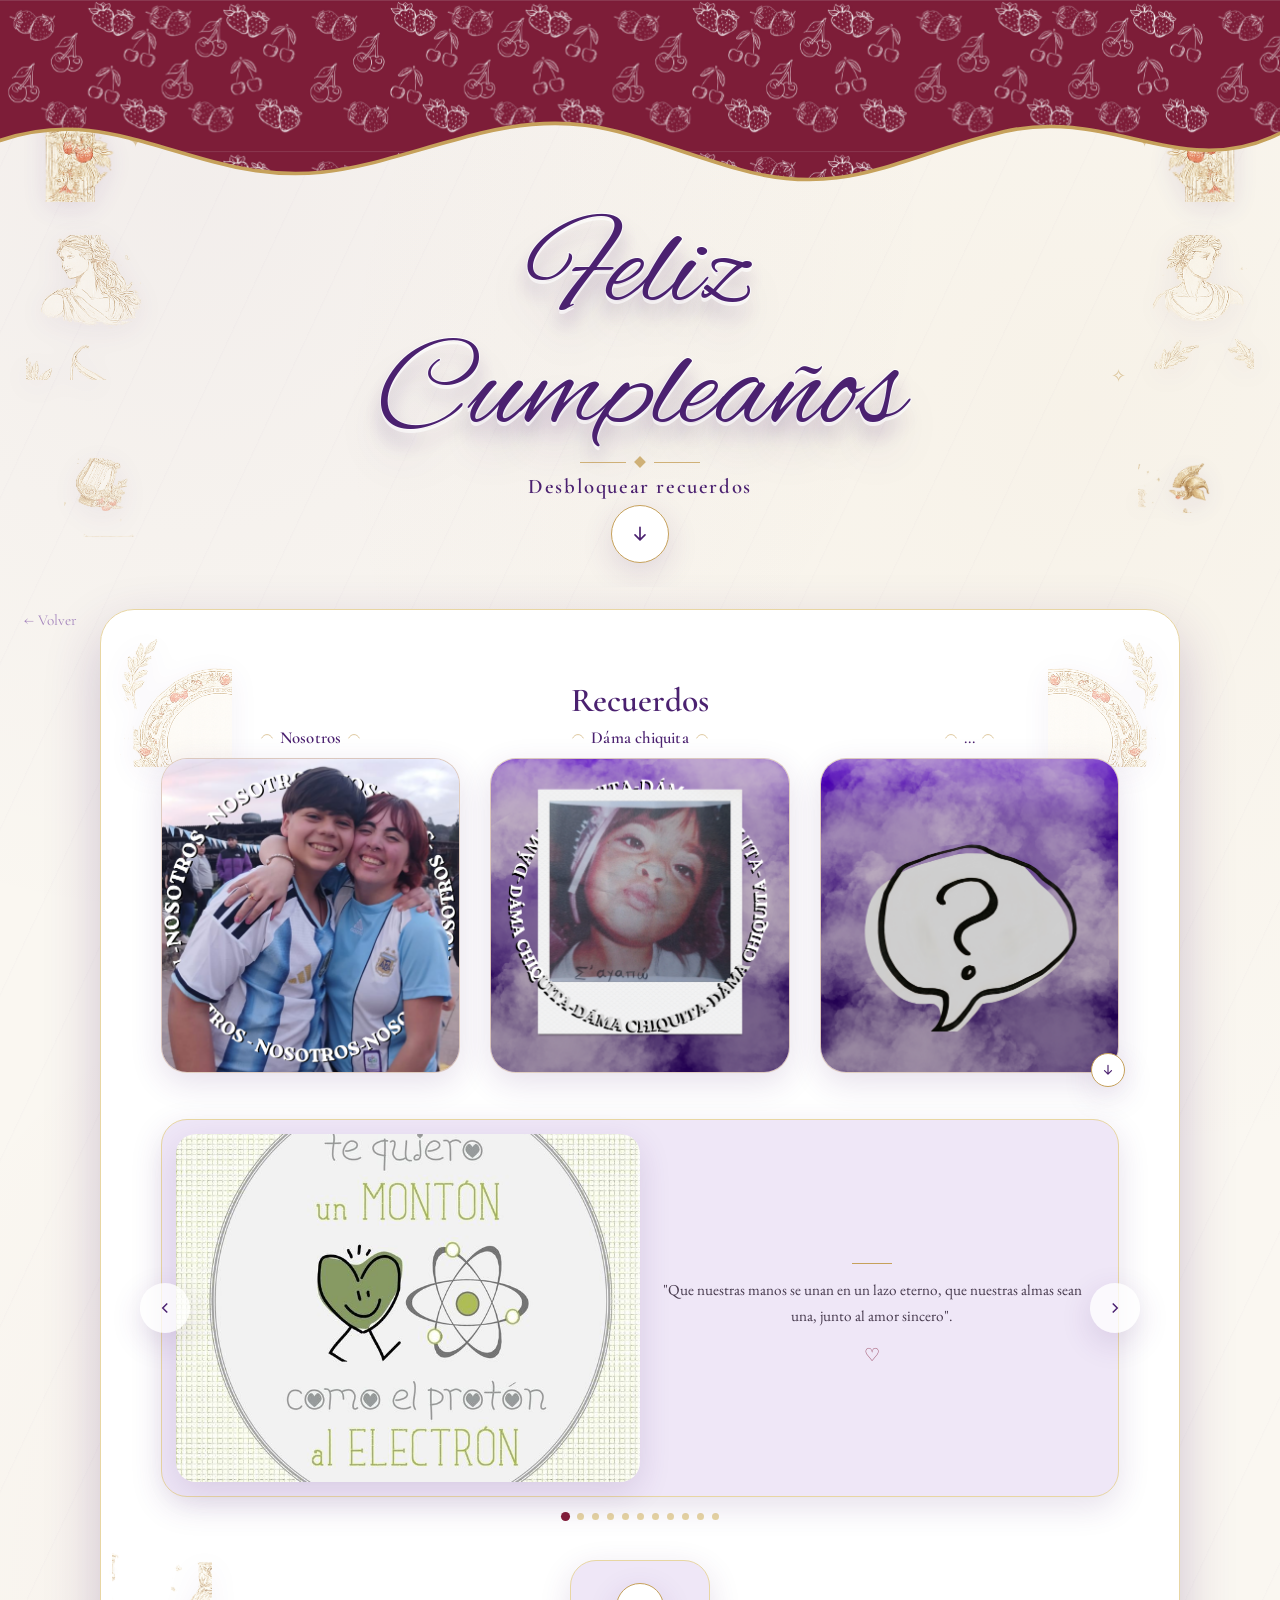
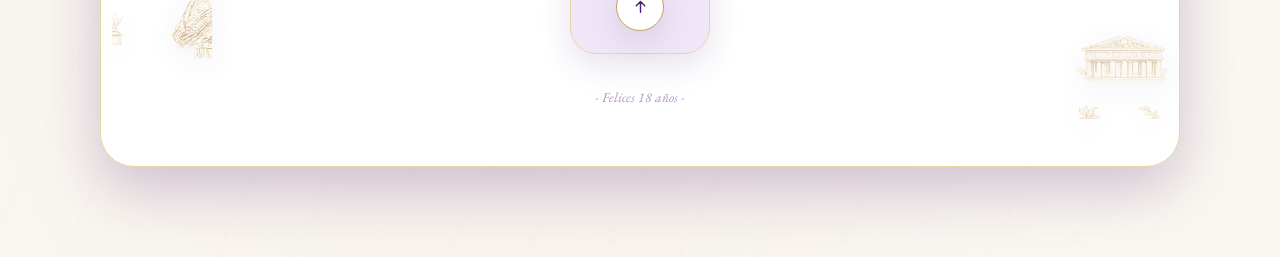
<file: index.html>
<!DOCTYPE html>
<html lang="es">
<head>
<meta charset="UTF-8" />
<meta name="viewport" content="width=device-width, initial-scale=1.0" />
<title>Feliz Cumpleaños</title>

<link rel="preconnect" href="https://fonts.googleapis.com" />
<link rel="preconnect" href="https://fonts.gstatic.com" crossorigin />
<link
  href="https://fonts.googleapis.com/css2?family=Alex+Brush&family=Cormorant+Garamond:wght@400;500;600;700&family=EB+Garamond:ital,wght@0,400;0,500;1,400&display=swap"
  rel="stylesheet"
/>
<link rel="stylesheet" href="styles.css" />
</head>
<body>

  <!-- Ícono decorativo reutilizado por la diapositiva de cierre del carrusel destacado -->
  <svg style="display:none" aria-hidden="true">
    <defs>
      <symbol id="icon-destacada-cierre" viewBox="0 0 100 100">
        <path d="M50 82 C20 62 8 44 8 28 C8 14 19 5 31 5 C40 5 47 10 50 18 C53 10 60 5 69 5 C81 5 92 14 92 28 C92 44 80 62 50 82 Z"
              fill="none" stroke="#f2ece0" stroke-width="3.2" stroke-linejoin="round" />
        <path d="M50 14 L52 20 L58 21 L53 25 L55 31 L50 27.5 L45 31 L47 25 L42 21 L48 20 Z" fill="#c6a15b" />
      </symbol>
    </defs>
  </svg>

  <!-- ============================================================
       PORTADA / HERO
  ============================================================ -->
  <header class="hero" id="hero">

    <!-- Decoraciones griegas doradas -->
    <div class="bg-decorations">
      <img class="deco-img flota" style="top:9%; left:3%; width:12%; max-width:80px; --rot:-2deg;" src="assets/deco/ionic_column.png" alt="" />
      <img class="deco-img flota-lenta" style="top:9%; right:3%; width:12%; max-width:80px; --rot:2deg; transform:scaleX(-1);" src="assets/deco/ionic_column.png" alt="" />
      <img class="deco-img sutil flota" style="top:40%; left:2%; width:18%; max-width:130px;" src="assets/deco/bust_female_laurel.png" alt="" />
      <img class="deco-img sutil flota-lenta" style="top:40%; right:2%; width:16%; max-width:118px;" src="assets/deco/bust_male_laurel.png" alt="" />
      <img class="deco-img flota" style="top:78%; right:5%; width:11%; max-width:78px;" src="assets/deco/helmet_gold.png" alt="" />
      <img class="deco-img sutil flota-lenta" style="top:78%; left:5%; width:10%; max-width:74px;" src="assets/deco/lyre_berries.png" alt="" />
      <span class="estrella" style="top:22%; left:10%;">✦</span>
      <span class="estrella" style="top:62%; right:12%; animation-delay:1.2s;">✧</span>
      <span class="estrella" style="top:22%; right:10%; animation-delay:2.1s;">✦</span>
    </div>

    <!-- Franja cereza ondulada con patrón de cerezas/frutillas + línea dorada -->
    <div class="hero-band" aria-hidden="true">
      <svg viewBox="0 0 1440 260" preserveAspectRatio="none">
        <defs>
          <pattern id="patronFrutas" patternUnits="userSpaceOnUse" width="340" height="170" x="0" y="0">
            <image href="assets/fruit-pattern.jpg" x="0" y="0" width="340" height="170" preserveAspectRatio="xMidYMid slice" />
          </pattern>
        </defs>
        <path class="patron" fill="url(#patronFrutas)" d="M0,0 L1440,0 L1440,150
          C1330,205 1250,120 1130,148
          C1010,176 950,225 830,190
          C710,155 660,120 540,150
          C420,180 360,215 240,182
          C150,158 90,128 0,158 Z" />
        <path class="linea-oro" d="M1440,150
          C1330,205 1250,120 1130,148
          C1010,176 950,225 830,190
          C710,155 660,120 540,150
          C420,180 360,215 240,182
          C150,158 90,128 0,158" />
      </svg>
    </div>

    <div class="hero-content">
      <h1 class="hero-title">Feliz<br />Cumpleaños</h1>

      <div class="ornamento-divisor"><span></span><span class="rombo"></span><span></span></div>

      <button class="unlock-btn" id="unlockBtn" type="button">
        <span class="etiqueta">Desbloquear recuerdos</span>
        <span class="circulo">
          <svg viewBox="0 0 24 24"><path d="M12 4v14M6 13l6 6 6-6" stroke-linecap="round" stroke-linejoin="round"/></svg>
        </span>
      </button>
    </div>
  </header>

  <!-- ============================================================
       SECCIÓN DE RECUERDOS
  ============================================================ -->
  <section class="memories" id="memories">
    <button class="back-btn" id="backBtn" type="button">← Volver</button>

    <div class="recuerdos-card">

      <div class="bg-decorations">
        <img class="deco-img sutil" style="top:2%; left:1%; width:18%; max-width:120px;" src="assets/deco/laurel_open_branches.png" alt="" />
        <img class="deco-img sutil" style="top:2%; right:1%; width:18%; max-width:120px; transform:scaleX(-1);" src="assets/deco/laurel_open_branches.png" alt="" />
        <img class="deco-img sutil flota-lenta" style="bottom:6%; left:1%; width:14%; max-width:100px;" src="assets/deco/owl_pedestal_1.png" alt="" />
        <img class="deco-img sutil flota-lenta" style="bottom:4%; right:1%; width:13%; max-width:95px;" src="assets/deco/temple_2.png" alt="" />
      </div>

      <h2 class="memories-title">Recuerdos</h2>

      <div class="cards-grid">

        <!-- Tarjeta 1 -->
        <a class="memory-card" href="nosotros.html">
          <p class="memory-card__titulo">
            <svg viewBox="0 0 24 24"><path d="M3 12c4-8 14-8 18 0" stroke-linecap="round"/></svg>
            Nosotros
            <svg viewBox="0 0 24 24" style="transform:scaleX(-1);"><path d="M3 12c4-8 14-8 18 0" stroke-linecap="round"/></svg>
          </p>
          <div class="memory-card__img-wrap">
            <img src="img/nosotros-portada.png" alt="Nosotros" />
          </div>
        </a>

        <!-- Tarjeta 2 -->
        <a class="memory-card" href="dama-chiquita.html">
          <p class="memory-card__titulo">
            <svg viewBox="0 0 24 24"><path d="M3 12c4-8 14-8 18 0" stroke-linecap="round"/></svg>
            Dáma chiquita
            <svg viewBox="0 0 24 24" style="transform:scaleX(-1);"><path d="M3 12c4-8 14-8 18 0" stroke-linecap="round"/></svg>
          </p>
          <div class="memory-card__img-wrap">
            <img src="img/dama-chiquita-portada.png" alt="Dáma chiquita" />
          </div>
        </a>

        <!-- Tarjeta 3 -->
        <div class="memory-card-slot">
          <a class="memory-card" href="proximamente.html">
            <p class="memory-card__titulo">
              <svg viewBox="0 0 24 24"><path d="M3 12c4-8 14-8 18 0" stroke-linecap="round"/></svg>
              ...
              <svg viewBox="0 0 24 24" style="transform:scaleX(-1);"><path d="M3 12c4-8 14-8 18 0" stroke-linecap="round"/></svg>
            </p>
            <div class="memory-card__img-wrap">
              <img src="img/proximamente-portada.png" alt="Próximamente" />
            </div>
          </a>
          <button class="acceso-atardeceres" id="btnAccesoAtardeceres" type="button" aria-label="Ir directamente a Atardeceres que se quedan">
            <svg viewBox="0 0 24 24"><path d="M12 4v14M6 13l6 6 6-6" stroke-linecap="round" stroke-linejoin="round"/></svg>
          </button>
        </div>
      </div>

      <!-- Tarjeta destacada con carrusel -->
      <div class="destacada" id="destacadaHome">
        <button class="flecha-circular flecha-circular--izq" aria-label="Anterior">
          <svg viewBox="0 0 24 24"><polyline points="15 18 9 12 15 6" /></svg>
        </button>

        <div class="destacada__img-wrap" id="destacadaMediaWrap">
          <img id="destacadaImg" src="img/destacada/recuerdo-1.jpg" alt="" />
        </div>

        <div class="destacada__texto">
          <h3 id="destacadaTitulo"></h3>
          <div class="mini-divisor"></div>
          <p id="destacadaDesc">"Que nuestras manos se unan en un lazo eterno, que nuestras almas sean una, junto al amor sincero".</p>
           <span class="corazon">♡</span>
        </div>

        <button class="flecha-circular flecha-circular--der" aria-label="Siguiente">
          <svg viewBox="0 0 24 24"><polyline points="9 18 15 12 9 6" /></svg>
        </button>
      </div>
      <div class="carrusel-puntos" id="destacadaPuntos"></div>

      <!-- Flecha para volver al comienzo -->
      <div class="cta-final">
        <button class="circulo" id="ctaVolverArriba" type="button" aria-label="Volver al inicio">
          <svg viewBox="0 0 24 24"><path d="M12 20V6M6 11l6-6 6 6" stroke-linecap="round" stroke-linejoin="round"/></svg>
        </button>
      </div>

      <p class="footer-firma">- Felices 18 años -</p>
    </div>
  </section>

  <script src="script.js"></script>
</body>
</html>
</file>
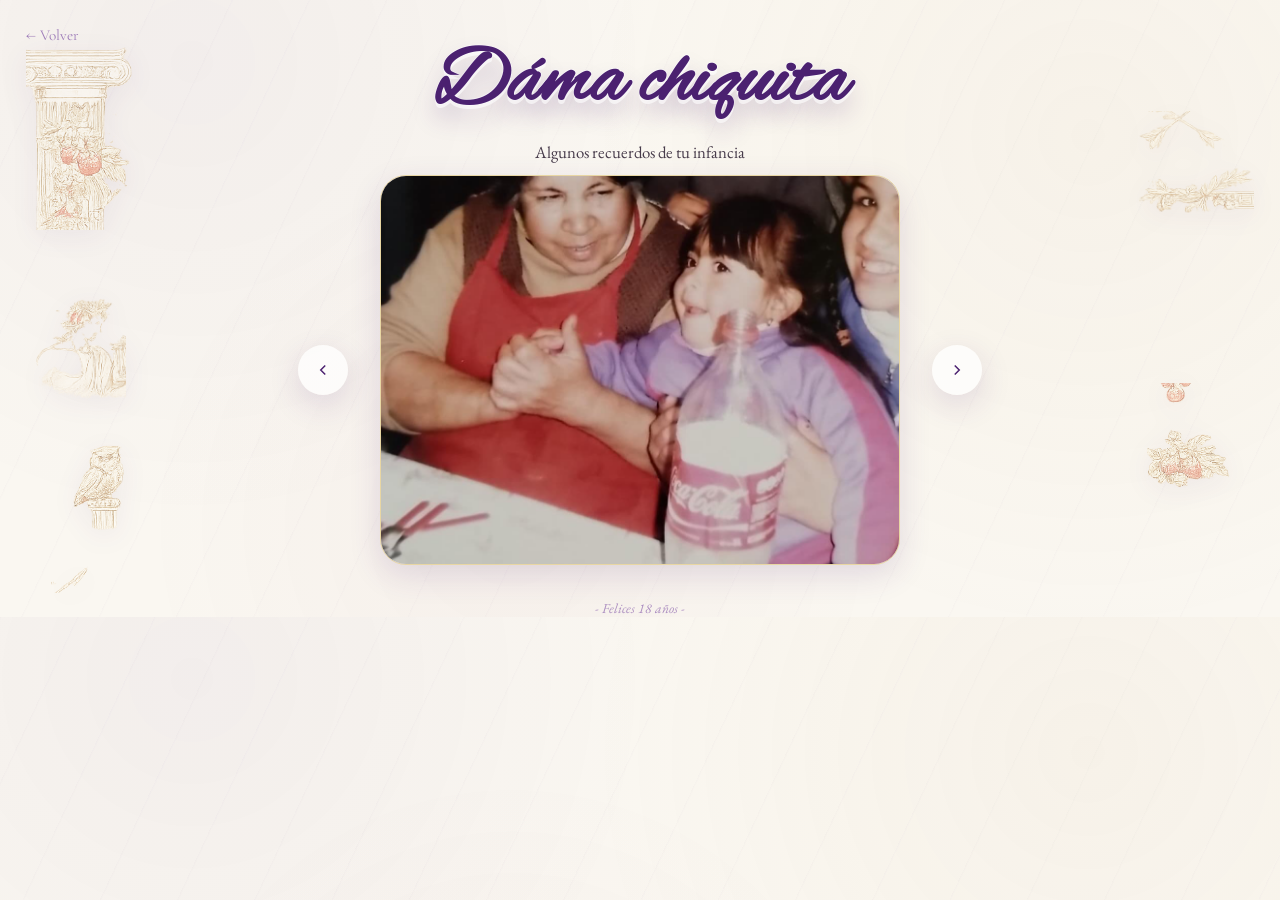
<file: dama-chiquita.html>
<!DOCTYPE html>
<html lang="es">
<head>
<meta charset="UTF-8" />
<meta name="viewport" content="width=device-width, initial-scale=1.0" />
<title>Dáma chiquita — Feliz Cumpleaños</title>

<link rel="preconnect" href="https://fonts.googleapis.com" />
<link rel="preconnect" href="https://fonts.gstatic.com" crossorigin />
<link
  href="https://fonts.googleapis.com/css2?family=Alex+Brush&family=Cormorant+Garamond:wght@400;500;600;700&family=EB+Garamond:ital,wght@0,400;0,500;1,400&display=swap"
  rel="stylesheet"
/>
<link rel="stylesheet" href="styles.css" />
</head>
<body>

  <div class="bg-decorations">
    <img class="deco-img sutil flota" style="top:4%; left:2%; width:16%; max-width:110px;" src="assets/deco/ionic_column.png" alt="" />
    <img class="deco-img sutil flota-lenta" style="top:18%; right:2%; width:18%; max-width:130px;" src="assets/deco/laurel_wreath_big.png" alt="" />
    <img class="deco-img sutil flota" style="top:46%; left:2%; width:15%; max-width:100px;" src="assets/deco/hermes_lyre.png" alt="" />
    <img class="deco-img sutil flota-lenta" style="top:62%; right:3%; width:14%; max-width:95px;" src="assets/deco/crossed_arrows.png" alt="" />
    <img class="deco-img sutil flota" style="bottom:4%; left:4%; width:13%; max-width:90px;" src="assets/deco/owl_pedestal_2.png" alt="" />
  </div>

  <header class="page-header">
    <a href="index.html" class="volver">← Volver</a>
    <h1>Dáma chiquita</h1>
    <p>Algunos recuerdos de tu infancia</p>
  </header>

  <main>
    <div class="carrusel">
      <button class="flecha-circular flecha-circular--izq" aria-label="Imagen anterior" type="button">
        <svg viewBox="0 0 24 24"><polyline points="15 18 9 12 15 6" /></svg>
      </button>

      <div class="carrusel-track">
        <div class="carrusel-slide activa">
          <img src="img/dama-chiquita-1.png" alt="Recuerdo 1" style="object-position: center 25%;" />
        </div>
        <div class="carrusel-slide">
          <img src="img/dama-chiquita-2.png" alt="Recuerdo 2" />
        </div>
        <div class="carrusel-slide">
          <img src="img/dama-chiquita-3.jpg" alt="Recuerdo 3" />
        </div>
        <div class="carrusel-slide">
          <img src="img/dama-chiquita-4.jpg" alt="Recuerdo 4" />
        </div>
        <div class="carrusel-slide">
          <img src="img/dama-chiquita-5.jpg" alt="Recuerdo 5" />
        </div>
        <div class="carrusel-slide">
          <img src="img/dama-chiquita-6.jpg" alt="Recuerdo 6" />
        </div>
        <div class="carrusel-slide">
          <img src="img/dama-chiquita-7.jpg" alt="Recuerdo 7" />
        </div>
        <div class="carrusel-slide">
          <img src="img/dama-chiquita-8.jpg" alt="Recuerdo 8" />
        </div>
        <div class="carrusel-slide">
          <img src="img/dama-chiquita-9.jpg" alt="Recuerdo 9"  style="object-position: center 25%;" />
        </div>
        <div class="carrusel-slide">
          <img src="img/dama-chiquita-10.png" alt="Recuerdo 10" />
        </div>
        <div class="carrusel-slide">
          <img src="img/dama-chiquita-11.jpeg" alt="Recuerdo 11" />
        </div>
        <div class="carrusel-slide">
          <img src="img/dama-chiquita-12.jpeg" alt="Recuerdo 12"  style="object-position: center 5%;" />
        </div>
        <div class="carrusel-slide">
          <img src="img/dama-chiquita-13.jpeg" alt="Recuerdo 13"  style="object-position: center 25%;" />
        </div>
        <div class="carrusel-slide">
          <img src="img/dama-chiquita-14.jpeg" alt="Recuerdo 14"  style="object-position: center 25%;" />
        </div>
        <div class="carrusel-slide">
          <img src="img/dama-chiquita-15.jpeg" alt="Recuerdo 15" />
        </div>
        <div class="carrusel-slide">
          <img src="img/dama-chiquita-16.jpeg" alt="Recuerdo 16" />
        </div>
        <div class="carrusel-slide">
          <img src="img/dama-chiquita-17.jpeg" alt="Recuerdo 17" />
        </div>
        <div class="carrusel-slide">
          <img src="img/dama-chiquita-18.jpeg" alt="Recuerdo 18"  style="object-position: center 25%;" />
        </div>
        <div class="carrusel-slide">
          <img src="img/dama-chiquita-19.jpeg" alt="Recuerdo 19" />
        </div>
        <div class="carrusel-slide">
          <img src="img/dama-chiquita-20.jpeg" alt="Recuerdo 20"  style="object-position: center 25%;" />
        </div>
        <div class="carrusel-slide">
          <img src="img/dama-chiquita-21.jpeg" alt="Recuerdo 21"  style="object-position: center 25%;" />
        </div>
        <div class="carrusel-slide">
          <img src="img/dama-chiquita-22.jpeg" alt="Recuerdo 22"  style="object-position: center 5%;" />
        </div>
        <div class="carrusel-slide">
          <img src="img/dama-chiquita-23.jpeg" alt="Recuerdo 23"  style="object-position: center 5%;" />
        </div>
        <div class="carrusel-slide">
          <img src="img/dama-chiquita-24.jpeg" alt="Recuerdo 24"  style="object-position: center 5%;" />
        </div>
        <div class="carrusel-slide">
          <img src="img/dama-chiquita-25.jpeg" alt="Recuerdo 25"  style="object-position: center 5%;" />
        </div>
        <div class="carrusel-slide">
          <img src="img/dama-chiquita-26.jpeg" alt="Recuerdo 26"  style="object-position: center 25%;" />
        </div>
      </div>

      <button class="flecha-circular flecha-circular--der" aria-label="Imagen siguiente" type="button">
        <svg viewBox="0 0 24 24"><polyline points="9 18 15 12 9 6" /></svg>
      </button>

    </div>

    <p class="footer-firma">- Felices 18 años -</p>
  </main>

  <script src="script.js"></script>
</body>
</html>
</file>
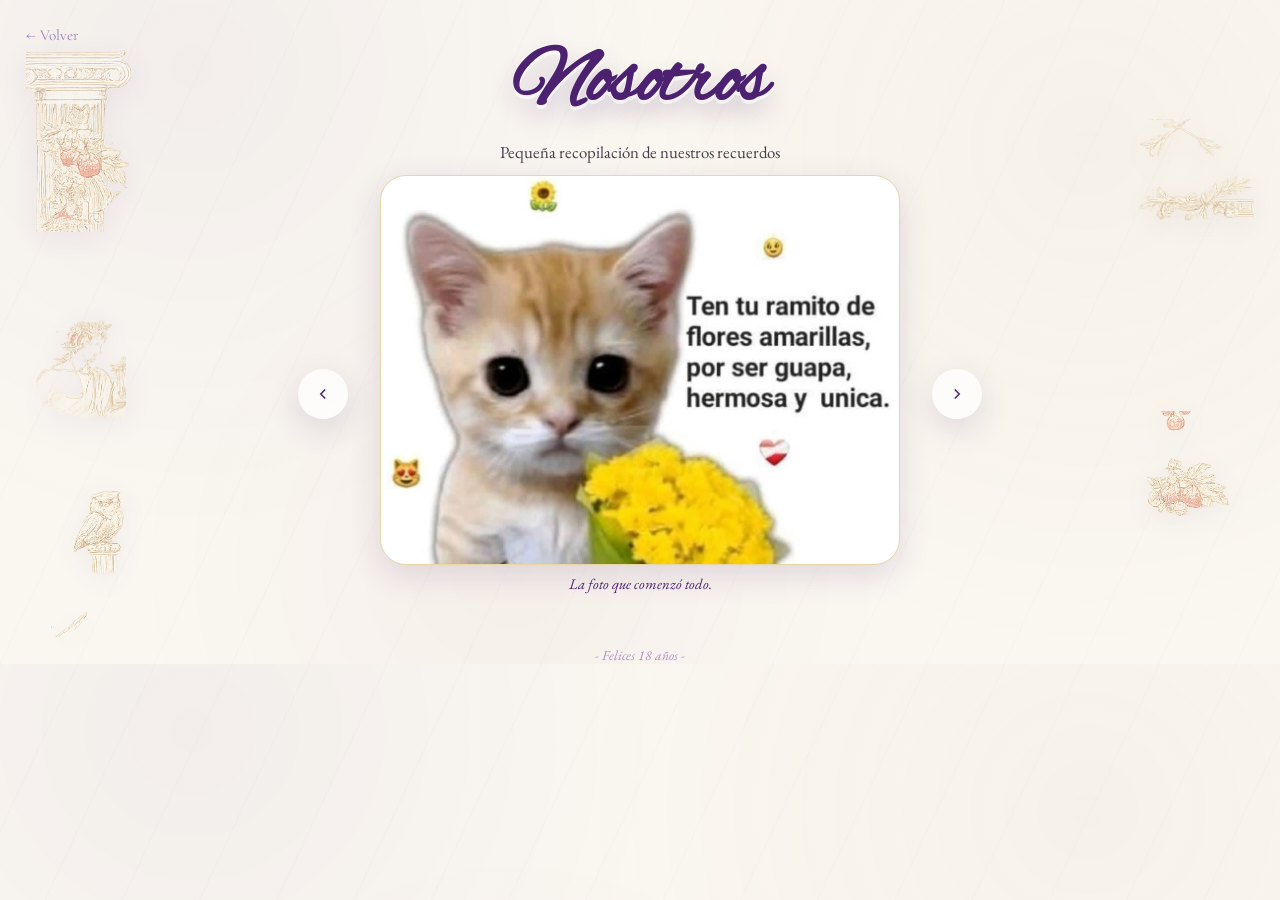
<file: nosotros.html>
<!DOCTYPE html>
<html lang="es">
<head>
<meta charset="UTF-8" />
<meta name="viewport" content="width=device-width, initial-scale=1.0" />
<title>Nosotros — Feliz Cumpleaños</title>

<link rel="preconnect" href="https://fonts.googleapis.com" />
<link rel="preconnect" href="https://fonts.gstatic.com" crossorigin />
<link
  href="https://fonts.googleapis.com/css2?family=Alex+Brush&family=Cormorant+Garamond:wght@400;500;600;700&family=EB+Garamond:ital,wght@0,400;0,500;1,400&display=swap"
  rel="stylesheet"
/>
<link rel="stylesheet" href="styles.css" />
</head>
<body>

  <div class="bg-decorations">
    <img class="deco-img sutil flota" style="top:4%; left:2%; width:16%; max-width:110px;" src="assets/deco/ionic_column.png" alt="" />
    <img class="deco-img sutil flota-lenta" style="top:18%; right:2%; width:18%; max-width:130px;" src="assets/deco/laurel_wreath_big.png" alt="" />
    <img class="deco-img sutil flota" style="top:46%; left:2%; width:15%; max-width:100px;" src="assets/deco/hermes_lyre.png" alt="" />
    <img class="deco-img sutil flota-lenta" style="top:62%; right:3%; width:14%; max-width:95px;" src="assets/deco/crossed_arrows.png" alt="" />
    <img class="deco-img sutil flota" style="bottom:4%; left:4%; width:13%; max-width:90px;" src="assets/deco/owl_pedestal_2.png" alt="" />
  </div>

  <header class="page-header">
    <a href="index.html" class="volver">← Volver</a>
    <h1>Nosotros</h1>
    <p>Pequeña recopilación de nuestros recuerdos</p>
  </header>

  <main>
    <div class="carrusel">
      <button class="flecha-circular flecha-circular--izq" aria-label="Imagen anterior" type="button">
        <svg viewBox="0 0 24 24"><polyline points="15 18 9 12 15 6" /></svg>
      </button>

      <div class="carrusel-track">
        <div class="carrusel-slide activa" data-caption="La foto que comenzó todo.">
          <img src="img/nosotros-1.png" alt="Recuerdo 1" />
        </div>
        <div class="carrusel-slide" data-caption="Partido de Argentina vs Egipto: nervios, sufrimiento, cocazos, gritos y festejo.">
          <img src="img/nosotros-1.jpg" alt="Recuerdo 2" />
        </div>
        <div class="carrusel-slide" data-caption="Jugamos al jenga y obviamente te gané, después nos acostamos en el sillón.">
          <img src="img/nosotros-3.jpg" alt="Recuerdo 3" />
        </div>
        <div class="carrusel-slide" data-caption="Hacía mucho calor, nos acostamos en mi cama con el aire prendido y te quedaste dormidita.">
          <img src="img/nosotros-4.jpg" alt="Recuerdo 4" />
        </div>
        <div class="carrusel-slide" data-caption="El mismo día que el recuerdo anterior, solo que ya estabas lucida y me dijiste que veamos a la secta de virgos (412).">
          <img src="img/nosotros-5.jpg" alt="Recuerdo 5" />
        </div>
        <div class="carrusel-slide" data-caption="Estaba aburrido el video de 412, así que te pusiste a hacer fichas de tus personajes.">
          <img src="img/nosotros-15.jpg" alt="Recuerdo 6" />
        </div>
        <div class="carrusel-slide" data-caption="Prueba de vida para tu mami.">
          <img src="img/nosotros-6.jpg" alt="Recuerdo 7" />
        </div>
        <div class="carrusel-slide" data-caption="El día que te pasé el número de Pri, dimos muchas vueltas en la calecita hasta que nos mareamos muuucho.">
          <img src="img/nosotros-7.jpg" alt="Recuerdo 8" />
        </div>
        <div class="carrusel-slide" data-caption="Mismo momento que el recuerdo anterior, instantes más tardes.">
          <img src="img/nosotros-8.jpg" alt="Recuerdo 9" />
        </div>
        <div class="carrusel-slide" data-caption="Pensé que era la misma foto que pasó hace dos recuerdos, pero al parecer no, simplemente nos sacamos fotos identicas pero en espejo.">
          <img src="img/nosotros-9.jpg" alt="Recuerdo 10" />
        </div>
        <div class="carrusel-slide" data-caption="Una de tantas fotos que nos sacaste mientras yo me iba por las ramas contandote un dato curioso.">
          <img src="img/nosotros-10.jpg" alt="Recuerdo 11" />
        </div>
        <div class="carrusel-slide" data-caption="¿Estaba rico el helado de mango?">
          <img src="img/nosotros-11.jpg" alt="Recuerdo 12" />
        </div>
        <div class="carrusel-slide" data-caption="No amor, no nos podemos robar al gato.">
          <img src="img/nosotros-12.jpg" alt="Recuerdo 13" />
        </div>
        <div class="carrusel-slide" data-caption="De cuando todavía había plaza al lado del anfi jsjs.">
          <img src="img/nosotros-13.jpg" alt="Recuerdo 14" />
        </div>
        <div class="carrusel-slide" data-caption="Estaba muy interesante ese capítulo de Jojo´s.">
          <img src="img/nosotros-14.jpg" alt="Recuerdo 15" />
        </div>
        <div class="carrusel-slide" data-caption="Intento de escracho (Malió sal).">
          <img src="img/nosotros-16.jpeg" alt="Recuerdo 16" style="object-position: center 25%;" />
        </div>
       <div class="carrusel-slide" data-caption="Nos juntamos cerca de tu casa y me insolé, además rompí la punta de tu trincheta (Todavía me siento mal).">
          <img src="img/nosotros-20.jpg" alt="Recuerdo 18" />
        </div>
        <div class="carrusel-slide" data-caption="Paseito con Fidel.">
          <img src="img/nosotros-21.webp" alt="Recuerdo 19" style="object-position: center top;" />
        </div>
        <div class="carrusel-slide" data-caption="XV´s de Sol.">
          <img src="img/nosotros-22.webp" alt="Recuerdo 20" />
        </div>
        <div class="carrusel-slide" data-caption="XV´s de Sol.">
          <img src="img/nosotros-24.jpg" alt="Recuerdo 21" />
        </div>
        <div class="carrusel-slide" data-caption="XV´s de Sol.">
          <img src="img/nosotros-27.jpg" alt="Recuerdo 22" />
        </div>
        <div class="carrusel-slide" data-caption="Cuando fuimos a ver la parte 2 de las 5 noches con Alfredo.">
          <img src="img/nosotros-26.jpg" alt="Recuerdo 23" />
        </div>
        <div class="carrusel-slide" data-caption="Doy pena, lástima y dolor de ojos jugando al pool.">
          <img src="img/nosotros-25.jpg" alt="Recuerdo 24" />
        </div>
        <div class="carrusel-slide" data-caption="Última obra juntos.">
          <img src="img/nosotros-28.jpg" alt="Recuerdo 25" />
        </div>
        <div class="carrusel-slide" data-caption="Escracho épico de nuestra última obra juntos (poquita resaca tenías ese día).">
          <img src="img/nosotros-29.jpg" alt="Recuerdo 26" />
        </div>
        <div class="carrusel-slide" data-caption="Estaba muy interesante el video de German (sin tilde, porque él núnca la usa).">
          <img src="img/nosotros-30.jpg" alt="Recuerdo 27" />
        </div>
        <div class="carrusel-slide" data-caption="A ninguno de los dos le duró su pulsera (pulsera no dura nada).">
          <img src="img/nosotros-31.jpg" alt="Recuerdo 28" style="object-position: center 40%;" />
        </div>
        <div class="carrusel-slide" data-caption="Sábado anterior al día de la madre, GP de Texas y final del mundial sub-20.">
          <img src="img/nosotros-39.jpg" alt="Recuerdo 29" />
        </div>
        <div class="carrusel-slide" data-caption="Nuestros palitos representantes en nuestro lugarcito de La Isla.">
          <img src="img/nosotros-40.jpg" alt="Recuerdo 30" />
        </div>
        <div class="carrusel-slide" data-caption="Foto grupal postobra, con infiltrada incluida.">
          <img src="img/nosotros-41.jpg" alt="Recuerdo 31" />
        </div>
      </div>

      <button class="flecha-circular flecha-circular--der" aria-label="Imagen siguiente" type="button">
        <svg viewBox="0 0 24 24"><polyline points="9 18 15 12 9 6" /></svg>
      </button>

      <p class="carrusel-caption"></p>
    </div>

    <p class="footer-firma">- Felices 18 años -</p>
  </main>

  <script src="script.js"></script>
</body>
</html>
</file>
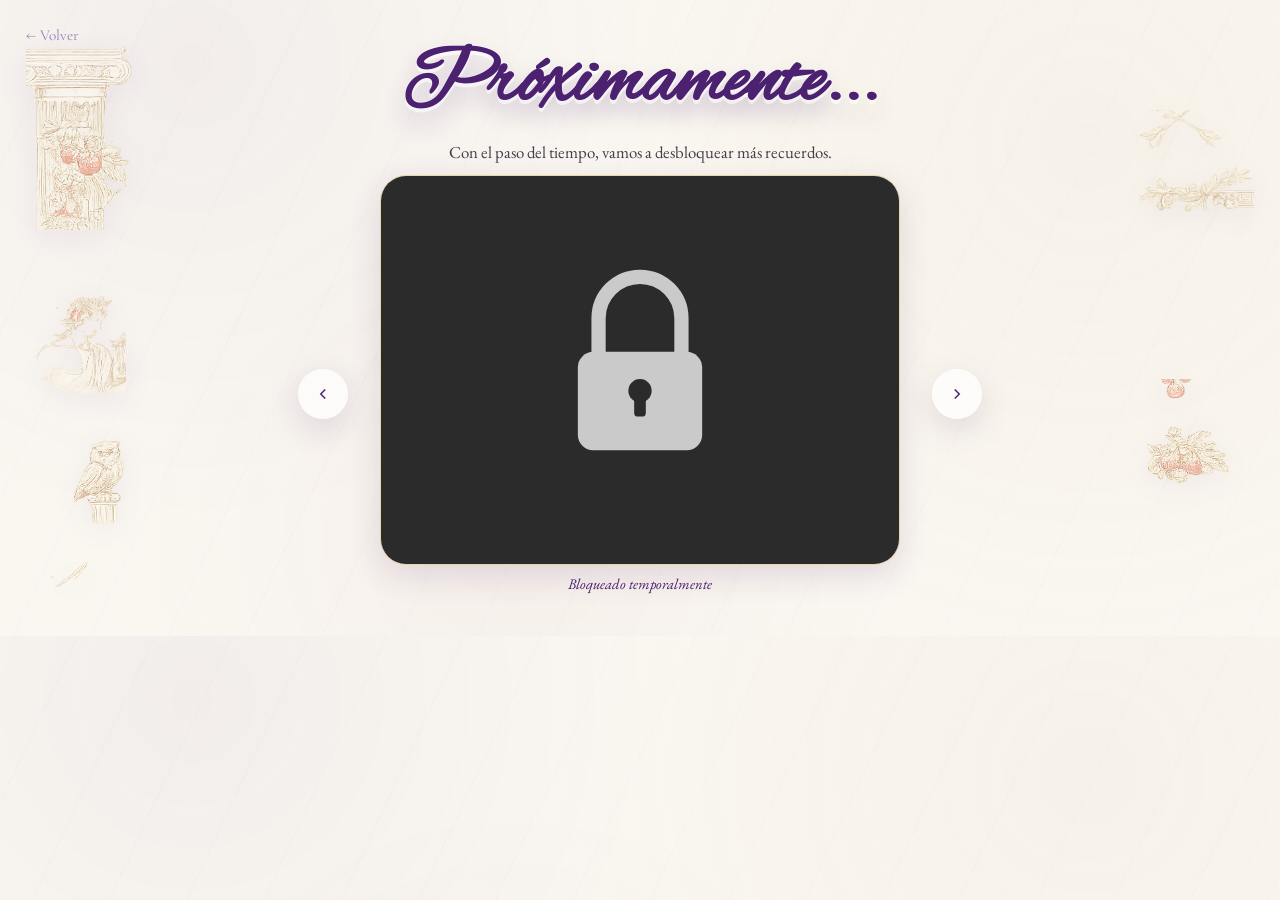
<file: proximamente.html>
<!DOCTYPE html>
<html lang="es">
<head>
<meta charset="UTF-8" />
<meta name="viewport" content="width=device-width, initial-scale=1.0" />
<title>Próximamente — Feliz Cumpleaños</title>

<link rel="preconnect" href="https://fonts.googleapis.com" />
<link rel="preconnect" href="https://fonts.gstatic.com" crossorigin />
<link
  href="https://fonts.googleapis.com/css2?family=Alex+Brush&family=Cormorant+Garamond:wght@400;500;600;700&family=EB+Garamond:ital,wght@0,400;0,500;1,400&display=swap"
  rel="stylesheet"
/>
<link rel="stylesheet" href="styles.css" />
</head>
<body>

  <div class="bg-decorations">
    <img class="deco-img sutil flota" style="top:4%; left:2%; width:16%; max-width:110px;" src="assets/deco/ionic_column.png" alt="" />
    <img class="deco-img sutil flota-lenta" style="top:18%; right:2%; width:18%; max-width:130px;" src="assets/deco/laurel_wreath_big.png" alt="" />
    <img class="deco-img sutil flota" style="top:46%; left:2%; width:15%; max-width:100px;" src="assets/deco/hermes_lyre.png" alt="" />
    <img class="deco-img sutil flota-lenta" style="top:62%; right:3%; width:14%; max-width:95px;" src="assets/deco/crossed_arrows.png" alt="" />
    <img class="deco-img sutil flota" style="bottom:4%; left:4%; width:13%; max-width:90px;" src="assets/deco/owl_pedestal_2.png" alt="" />
  </div>

  <header class="page-header">
    <a href="index.html" class="volver">← Volver</a>
    <h1>Próximamente...</h1>
    <p>Con el paso del tiempo, vamos a desbloquear más recuerdos.</p>
  </header>

  <main>
    <!-- Carrusel decorativo (no funcional): mismo estilo visual que los demás,
         pero sin interactividad — muestra un candado como símbolo de "bloqueado". -->
    <div class="carrusel" data-decorativo="true">
      <button class="flecha-circular flecha-circular--izq" aria-label="Carrusel bloqueado" type="button" tabindex="-1" aria-disabled="true">
        <svg viewBox="0 0 24 24"><polyline points="15 18 9 12 15 6" /></svg>
      </button>

      <div class="carrusel-track">
        <div class="carrusel-slide activa">
          <svg viewBox="0 0 400 300" preserveAspectRatio="xMidYMid slice" style="width:100%; height:100%; display:block;">
            <rect width="400" height="300" fill="#2b2b2b" />
            <g transform="translate(200,150)">
              <path d="M -32 -12 v -28 a 32 32 0 0 1 64 0 v 28" fill="none" stroke="#CACACA" stroke-width="11" stroke-linecap="round" />
              <rect x="-48" y="-14" width="96" height="76" rx="12" fill="#CACACA" />
              <circle cx="0" cy="16" r="9" fill="#2b2b2b" />
              <rect x="-4.5" y="16" width="9" height="20" rx="3" fill="#2b2b2b" />
            </g>
          </svg>
        </div>
      </div>

      <button class="flecha-circular flecha-circular--der" aria-label="Carrusel bloqueado" type="button" tabindex="-1" aria-disabled="true">
        <svg viewBox="0 0 24 24"><polyline points="9 18 15 12 9 6" /></svg>
      </button>

      <p class="carrusel-caption">Bloqueado temporalmente</p>
    </div>
  </main>

  <script src="script.js"></script>
</body>
</html>
</file>
<file: styles.css>
/* ============================================================
   TARJETA DE CUMPLEAÑOS — ESTILOS GENERALES
   Landing editorial de lujo — mitología griega + romanticismo
   Fidelidad visual a la referencia de diseño provista.
   ============================================================ */

/* ---------- 1. RESET ---------- */
*, *::before, *::after { box-sizing: border-box; margin: 0; padding: 0; }
html { scroll-behavior: smooth; }
img { max-width: 100%; display: block; }
a { text-decoration: none; color: inherit; }
button { font: inherit; border: none; background: none; cursor: pointer; }
ul { list-style: none; }

/* ---------- 2. TOKENS DE DISEÑO ---------- */
:root {
  /* Paleta (muestreada de la referencia) */
  --morado: #4b2170;
  --morado-oscuro: #341550;
  --morado-suave: #7a4ca3;
  --cereza: #7f1c39;
  --cereza-oscuro: #5e1329;
  --dorado: #c6a15b;
  --dorado-claro: #e8d6a3;
  --dorado-oscuro: #a9823f;
  --blanco: #ffffff;
  --marmol: #faf7f1;
  --lavanda: #efe7f7;
  --negro: #211327;

  /* Tipografía */
  --font-script: 'Alex Brush', cursive;
  --font-display: 'Cormorant Garamond', serif;
  --font-body: 'EB Garamond', serif;

  /* Sombras */
  --sombra-suave: 0 10px 32px rgba(75, 33, 112, 0.14);
  --sombra-fuerte: 0 22px 55px rgba(75, 33, 112, 0.24);
  --sombra-oro: 0 4px 18px rgba(198, 161, 91, 0.35);

  /* Movimiento */
  --ease: cubic-bezier(0.4, 0, 0.2, 1);
  --t-rapida: 320ms var(--ease);
  --t-media: 480ms var(--ease);
  --t-lenta: 650ms var(--ease);

  --radio-xl: 34px;
  --radio-lg: 26px;
  --radio-pill: 999px;
}

/* ---------- 3. FONDO GENERAL (mármol veteado) ---------- */
body {
  position: relative;
  font-family: var(--font-body);
  color: var(--negro);
  background-color: var(--marmol);
  background-image:
    radial-gradient(circle at 15% 10%, rgba(75, 33, 112, 0.045), transparent 38%),
    radial-gradient(circle at 85% 22%, rgba(198, 161, 91, 0.06), transparent 42%),
    radial-gradient(circle at 40% 85%, rgba(127, 28, 57, 0.035), transparent 40%),
    repeating-linear-gradient(115deg, rgba(75, 33, 112, 0.02) 0px, transparent 2px, transparent 70px);
  overflow-x: hidden;
}

::selection { background: var(--dorado-claro); color: var(--morado-oscuro); }

/* ---------- 4. DECORACIONES GRIEGAS (imágenes doradas reales) ---------- */
.bg-decorations {
  position: absolute;
  inset: 0;
  pointer-events: none;
  overflow: hidden;
  z-index: 0;
}

.deco-img {
  position: absolute;
  opacity: 0.9;
  filter: drop-shadow(0 6px 14px rgba(75, 33, 112, 0.12));
}

.deco-img.sutil { opacity: 0.5; }
.deco-img.flota { animation: flotar 9s ease-in-out infinite; }
.deco-img.flota-lenta { animation: flotar 13s ease-in-out infinite; }

@keyframes flotar {
  0%, 100% { transform: translateY(0) rotate(var(--rot, 0deg)); }
  50% { transform: translateY(-16px) rotate(var(--rot, 0deg)); }
}

.estrella {
  position: absolute;
  color: var(--dorado);
  opacity: 0.55;
  font-size: 1.1rem;
  animation: parpadeo 4.5s ease-in-out infinite;
}

@keyframes parpadeo {
  0%, 100% { opacity: 0.25; transform: scale(0.9); }
  50% { opacity: 0.65; transform: scale(1.05); }
}

/* ---------- 5. HERO / PORTADA ---------- */
.hero {
  position: relative;
  min-height: auto;
  display: flex;
  flex-direction: column;
  align-items: center;
  overflow: hidden;
  z-index: 1;
  padding-bottom: 24px;
}

/* Franja cereza ondulada con patrón de frutas + línea dorada */
.hero-band {
  position: relative;
  width: 100%;
  z-index: 1;
}

.hero-band svg { width: 100%; height: auto; display: block; }
.hero-band .patron { opacity: 1; }
.hero-band .linea-oro {
  fill: none;
  stroke: var(--dorado);
  stroke-width: 4;
  stroke-linecap: round;
}

.hero-content {
  position: relative;
  z-index: 2;
  text-align: center;
  padding: 0 24px 0;
  margin-top: -18px;
  animation: apareceSuave 1.1s var(--ease) both;
  max-width: 640px;
}

@keyframes apareceSuave {
  from { opacity: 0; transform: translateY(26px); }
  to   { opacity: 1; transform: translateY(0); }
}

.hero-title {
  font-family: var(--font-script);
  font-weight: 400;
  color: var(--morado);
  font-size: clamp(3.6rem, 14vw, 8rem);
  line-height: 0.95;
  -webkit-text-stroke: 2px var(--blanco);
  paint-order: stroke fill;
  text-shadow:
    0 4px 0 rgba(255,255,255,0.6),
    0 14px 18px rgba(75, 33, 112, 0.28),
    0 30px 45px rgba(75, 33, 112, 0.18);
}

.ornamento-divisor {
  display: flex;
  align-items: center;
  justify-content: center;
  gap: 10px;
  margin: 2px auto 8px;
  opacity: 0.8;
}
.ornamento-divisor span { width: 46px; height: 1px; background: var(--dorado); }
.ornamento-divisor .rombo {
  width: 8px; height: 8px;
  border: 1.5px solid var(--dorado);
  transform: rotate(45deg);
}

/* Botón "Desbloquear recuerdos" — texto + botón circular dorado */
.unlock-btn {
  display: inline-flex;
  flex-direction: column;
  align-items: center;
  gap: 6px;
  color: var(--morado);
}

.unlock-btn .etiqueta {
  font-family: var(--font-display);
  font-weight: 600;
  font-size: clamp(1.05rem, 2.4vw, 1.3rem);
  letter-spacing: 1.6px;
  transition: letter-spacing var(--t-media), color var(--t-media);
}

.unlock-btn .circulo {
  width: 58px;
  height: 58px;
  border-radius: 50%;
  display: flex;
  align-items: center;
  justify-content: center;
  background: var(--blanco);
  border: 1.5px solid var(--dorado);
  box-shadow: var(--sombra-suave);
  transition: transform var(--t-media), box-shadow var(--t-media), background var(--t-media);
}

.unlock-btn .circulo svg { width: 20px; height: 20px; stroke: var(--morado); fill: none; stroke-width: 2; }

.unlock-btn:hover .circulo,
.unlock-btn:focus-visible .circulo {
  transform: translateY(6px);
  box-shadow: var(--sombra-oro);
  background: var(--lavanda);
}
.unlock-btn:hover .etiqueta { letter-spacing: 2.4px; color: var(--cereza); }

/* ---------- 6. SECCIÓN DE RECUERDOS ---------- */
.memories {
  position: relative;
  z-index: 1;
  padding: 0 18px 90px;
  display: flex;
  flex-direction: column;
  align-items: center;
}

.back-btn {
  position: absolute;
  top: 24px;
  left: 24px;
  z-index: 5;
  font-family: var(--font-display);
  font-size: 0.95rem;
  color: var(--morado-suave);
  opacity: 0.65;
  transition: opacity var(--t-media), transform var(--t-media);
}
.back-btn:hover { opacity: 1; transform: translateX(-4px); }

/* Contenedor principal — tarjeta grande con borde superior ondulado */
.recuerdos-card {
  position: relative;
  width: 100%;
  max-width: 1080px;
  background: var(--blanco);
  border: 1.5px solid var(--dorado-claro);
  border-radius: var(--radio-xl);
  box-shadow: var(--sombra-fuerte);
  padding: 56px 28px 44px;
  margin-top: 22px;
}

.memories-title {
  position: relative;
  font-family: var(--font-display);
  font-weight: 600;
  color: var(--morado);
  font-size: clamp(1.5rem, 3.4vw, 2.1rem);
  text-align: center;
  margin-bottom: 6px;
}

.memories-subtitle {
  position: relative;
  font-family: var(--font-body);
  font-style: italic;
  color: var(--cereza);
  text-align: center;
  margin-bottom: 40px;
  opacity: 0.85;
}

/* Grilla de mini tarjetas — 3 en fila incluso en mobile, como la referencia */
.cards-grid {
  position: relative;
  display: grid;
  grid-template-columns: repeat(3, 1fr);
  gap: 14px;
  margin-bottom: 46px;
}

.memory-card {
  display: block;
  cursor: pointer;
  transition: transform var(--t-media);
}
.memory-card:hover, .memory-card:focus-visible { transform: translateY(-6px); outline: none; }

.memory-card__titulo {
  display: flex;
  align-items: center;
  justify-content: center;
  gap: 6px;
  font-family: var(--font-display);
  font-weight: 600;
  color: var(--morado);
  font-size: clamp(0.72rem, 2.6vw, 0.95rem);
  text-align: center;
  margin-bottom: 10px;
  letter-spacing: 0.2px;
}
.memory-card__titulo svg { width: 14px; height: 14px; stroke: var(--dorado); fill: none; flex-shrink: 0; }

.memory-card__img-wrap {
  position: relative;
  width: 100%;
  aspect-ratio: 1 / 1.05;
  border-radius: var(--radio-lg);
  overflow: hidden;
  box-shadow: var(--sombra-suave);
  border: 1px solid rgba(198, 161, 91, 0.35);
  background: linear-gradient(150deg, var(--lavanda), #e4d8f2);
}
.memory-card__img-wrap img {
  width: 100%; height: 100%; object-fit: cover;
  transition: transform 650ms var(--ease);
}
.memory-card:hover .memory-card__img-wrap img { transform: scale(1.08); }

.memory-card--soon .memory-card__img-wrap {
  background: linear-gradient(155deg, var(--morado) 0%, var(--negro) 100%);
  display: flex; align-items: center; justify-content: center;
}
.memory-card--soon .misterio-icono { width: 42%; opacity: 0.5; }

/* Acceso rápido: flecha junto a la tarjeta "Próximamente" que baja a Atardeceres */
.memory-card-slot { position: relative; }
.acceso-atardeceres {
  position: absolute;
  right: -6px;
  bottom: -14px;
  width: 34px;
  height: 34px;
  border-radius: 50%;
  display: flex;
  align-items: center;
  justify-content: center;
  background: var(--blanco);
  border: 1.5px solid var(--dorado);
  box-shadow: var(--sombra-suave);
  z-index: 5;
  transition: transform var(--t-media), box-shadow var(--t-media), background var(--t-media);
}
.acceso-atardeceres svg { width: 14px; height: 14px; stroke: var(--morado); fill: none; stroke-width: 2; }
.acceso-atardeceres:hover,
.acceso-atardeceres:focus-visible {
  transform: translateY(3px);
  box-shadow: var(--sombra-oro);
  background: var(--lavanda);
  outline: none;
}

/* ---------- 7. TARJETA DESTACADA / CARRUSEL PRINCIPAL ---------- */
.destacada {
  position: relative;
  display: grid;
  grid-template-columns: 1.1fr 1fr;
  gap: 0;
  align-items: stretch;
  background: var(--lavanda);
  border: 1.5px solid var(--dorado-claro);
  border-radius: var(--radio-lg);
  box-shadow: var(--sombra-suave);
  overflow: visible;
  padding: 14px;
}

.destacada__img-wrap {
  position: relative;
  border-radius: calc(var(--radio-lg) - 6px);
  overflow: hidden;
  aspect-ratio: 4 / 3;
  box-shadow: var(--sombra-suave);
}
.destacada__img-wrap img,
.destacada__img-wrap video { width: 100%; height: 100%; object-fit: cover; display: block; }

/* Diapositiva de cierre (sin foto ni video): composición decorativa acorde al estilo */
.destacada__cierre {
  width: 100%;
  height: 100%;
  display: flex;
  align-items: center;
  justify-content: center;
  background: linear-gradient(155deg, var(--morado) 0%, var(--cereza-oscuro) 100%);
}
.destacada__cierre svg { width: 34%; opacity: 0.85; }

.destacada__texto {
  padding: 26px 22px;
  display: flex;
  flex-direction: column;
  align-items: center;
  justify-content: center;
  text-align: center;
  gap: 14px;
}
.destacada__texto h3 {
  font-family: var(--font-display);
  font-weight: 600;
  color: var(--morado);
  font-size: clamp(1.15rem, 3vw, 1.5rem);
  line-height: 1.25;
}
.destacada__texto .mini-divisor { width: 40px; height: 1px; background: var(--dorado); }
.destacada__texto p {
  font-size: 0.95rem;
  line-height: 1.7;
  color: var(--negro);
  opacity: 0.82;
}
.destacada__texto .corazon { color: var(--cereza); font-size: 1.1rem; opacity: 0.8; }

.flecha-circular {
  position: absolute;
  top: 50%;
  transform: translateY(-50%);
  width: 50px; height: 50px;
  border-radius: 50%;
  background: rgba(255,255,255,0.75);
  box-shadow: var(--sombra-suave);
  display: flex; align-items: center; justify-content: center;
  z-index: 4;
  transition: transform var(--t-media), background var(--t-media), box-shadow var(--t-media);
}
.flecha-circular svg { width: 18px; height: 18px; stroke: var(--morado); fill: none; stroke-width: 2; }
.flecha-circular:hover { background: var(--blanco); box-shadow: var(--sombra-oro); transform: translateY(-50%) scale(1.08); }
.flecha-circular--izq { left: -22px; }
.flecha-circular--der { right: -22px; }

.carrusel-puntos { display: flex; justify-content: center; gap: 8px; margin-top: 16px; }
.carrusel-punto { width: 7px; height: 7px; border-radius: 50%; background: var(--dorado-claro); transition: background var(--t-rapida), transform var(--t-rapida); }
.carrusel-punto.activo { background: var(--cereza); transform: scale(1.3); }

/* ---------- 8. CTA INFERIOR ---------- */
.cta-final {
  position: relative;
  width: auto;
  max-width: 140px;
  margin: 40px auto 0;
  padding: 22px;
  text-align: center;
  background: var(--lavanda);
  border: 1.5px solid var(--dorado-claro);
  border-radius: var(--radio-lg);
  box-shadow: var(--sombra-suave);
}
.cta-final .circulo {
  width: 48px; height: 48px;
  margin: 0 auto;
  border-radius: 50%;
  display: flex; align-items: center; justify-content: center;
  background: var(--blanco);
  border: 1.5px solid var(--dorado);
  box-shadow: var(--sombra-suave);
  transition: transform var(--t-media), box-shadow var(--t-media);
}
.cta-final .circulo svg { width: 17px; height: 17px; stroke: var(--morado); fill: none; stroke-width: 2; }
.cta-final:hover .circulo { transform: translateY(-4px); box-shadow: var(--sombra-oro); }

.footer-firma {
  text-align: center;
  margin-top: 34px;
  font-family: var(--font-body);
  font-style: italic;
  font-size: 0.85rem;
  color: var(--morado-suave);
  opacity: 0.6;
}

/* ---------- 10. PÁGINAS INTERNAS ---------- */
.page-header {
  position: relative;
  padding: 34px 24px 4px;
  text-align: center;
  overflow: hidden;
  z-index: 1;
}
.page-header .volver {
  position: absolute; top: 26px; left: 26px; z-index: 3;
  font-family: var(--font-display); font-size: 0.95rem;
  color: var(--morado-suave); opacity: 0.7;
  transition: opacity var(--t-media), transform var(--t-media);
}
.page-header .volver:hover { opacity: 1; transform: translateX(-4px); }

.page-header h1 {
  font-family: var(--font-script);
  color: var(--morado);
  font-size: clamp(2.8rem, 9vw, 5rem);
  -webkit-text-stroke: 1.4px var(--blanco);
  paint-order: stroke fill;
  text-shadow: 0 4px 0 rgba(255,255,255,0.6), 0 14px 24px rgba(75,33,112,0.22);
}
.page-header p {
  position: relative;
  max-width: 560px; margin: 4px auto 0;
  font-size: 1.05rem; line-height: 1.75; color: var(--negro); opacity: 0.82;
}

.page-hero-img {
  max-width: 620px; margin: 0 auto 8px;
  border-radius: var(--radio-lg); overflow: hidden;
  box-shadow: var(--sombra-fuerte);
  border: 1.5px solid var(--dorado-claro);
  position: relative; z-index: 1;
}
.page-hero-img img { width: 100%; aspect-ratio: 16 / 10; object-fit: cover; }

/* ---------- 11. CARRUSEL PÁGINAS INTERNAS ---------- */
.carrusel {
  position: relative;
  max-width: 640px;
  margin: 4px auto 24px;
  padding: 0 60px;
  z-index: 1;
}
.carrusel-track {
  position: relative;
  border-radius: var(--radio-lg);
  overflow: hidden;
  box-shadow: var(--sombra-suave);
  border: 1.5px solid var(--dorado-claro);
  background: var(--lavanda);
  aspect-ratio: 4 / 3;
}
.carrusel-slide { position: absolute; inset: 0; opacity: 0; transform: translateX(24px); transition: opacity 480ms var(--ease), transform 480ms var(--ease); pointer-events: none; }
.carrusel-slide.activa { opacity: 1; transform: translateX(0); pointer-events: auto; }
.carrusel-slide img { width: 100%; height: 100%; object-fit: cover; }
.carrusel-caption {
  text-align: center;
  margin-top: 8px;
  padding: 0 6px;
  font-family: var(--font-body);
  font-style: italic;
  font-size: 0.92rem;
  line-height: 1.45;
  color: var(--morado);
  min-height: 2.6em;
  transition: opacity 200ms ease;
}

/* ---------- 12. PÁGINA PRÓXIMAMENTE ---------- */
.pagina-proximamente {
  min-height: 100svh;
  display: flex; flex-direction: column; align-items: center; justify-content: center;
  text-align: center; padding: 24px; position: relative; z-index: 1;
}
.pagina-proximamente .misterio-icono { width: 130px; opacity: 0.75; margin-bottom: 26px; }
.pagina-proximamente h1 { font-family: var(--font-script); color: var(--morado); font-size: clamp(2.6rem, 8vw, 4.2rem); -webkit-text-stroke: 1.2px var(--blanco); paint-order: stroke fill; text-shadow: 0 3px 0 rgba(255,255,255,0.6), 0 12px 20px rgba(75,33,112,0.2); }
.pagina-proximamente p { margin-top: 12px; max-width: 420px; color: var(--negro); opacity: 0.78; font-size: 1.05rem; }

.volver-flotante {
  position: fixed; top: 26px; left: 26px; z-index: 10;
  font-family: var(--font-display); font-size: 0.95rem;
  color: var(--morado-suave); opacity: 0.7;
  transition: opacity var(--t-media), transform var(--t-media);
}
.volver-flotante:hover { opacity: 1; transform: translateX(-4px); }

/* ---------- 13. RESPONSIVE ---------- */
@media (min-width: 900px) {
  .hero-content { max-width: 720px; }
  .recuerdos-card { padding: 70px 60px 60px; }
  .cards-grid { gap: 30px; }
  .memory-card__titulo { font-size: 1.05rem; }
  .destacada { grid-template-columns: 1fr 1fr; }
}

@media (max-width: 480px) {
  .cards-grid { gap: 10px; }
  .memory-card__titulo svg { width: 11px; height: 11px; }
  .destacada { grid-template-columns: 1fr; padding: 10px; }
  .flecha-circular { width: 42px; height: 42px; }
  .flecha-circular--izq { left: -14px; } .flecha-circular--der { right: -14px; }
  .carrusel { padding: 0 46px; }
}

@media (prefers-reduced-motion: reduce) {
  *, *::before, *::after {
    animation-duration: 0.001ms !important;
    animation-iteration-count: 1 !important;
    transition-duration: 0.001ms !important;
    scroll-behavior: auto !important;
  }
}
</file>
